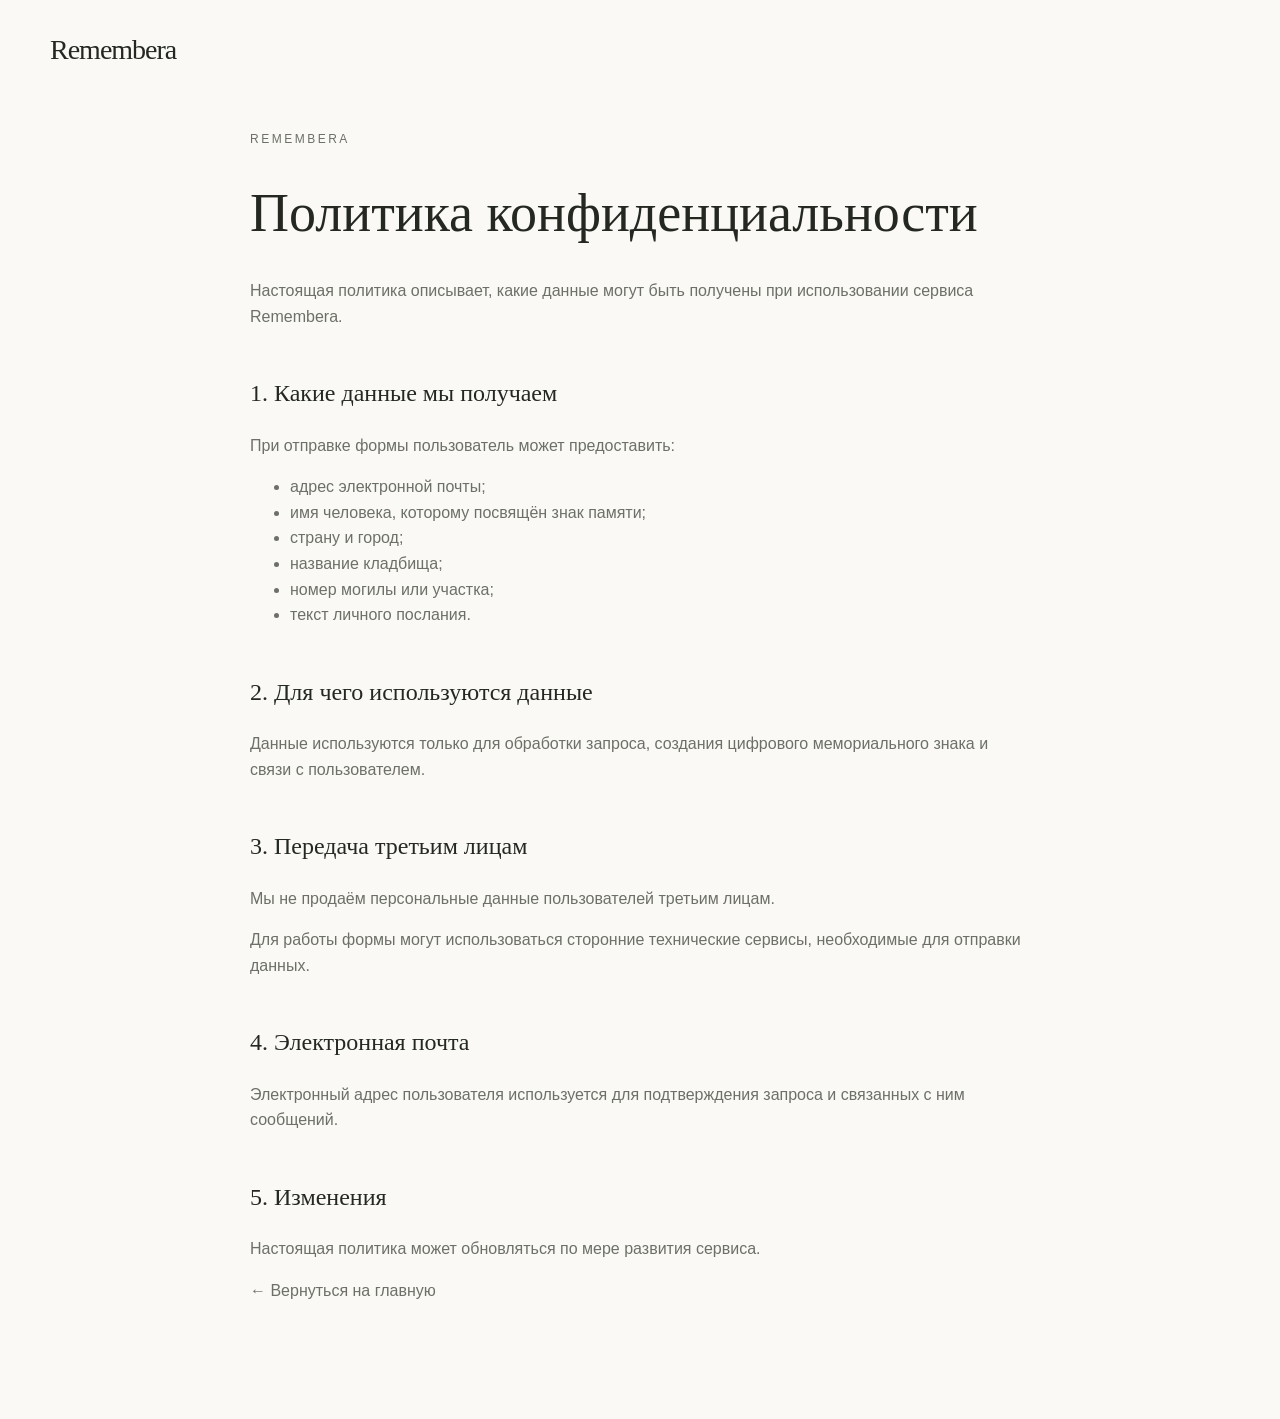
<file: privacy.html>
<!DOCTYPE html>
<html lang="ru">

<head>

  <meta charset="UTF-8">

  <meta
    name="viewport"
    content="width=device-width, initial-scale=1.0"
  >

  <title>
    Политика конфиденциальности — Remembera
  </title>

  <link
    rel="stylesheet"
    href="style.css"
  >

</head>


<body>

<header class="header">

  <div class="container header-inner">

    <a
      href="index.html"
      class="logo"
    >
      Remembera
    </a>

  </div>

</header>


<main class="legal-page">

<div class="container legal-content">

  <p class="eyebrow">
    Remembera
  </p>

  <h1>
    Политика конфиденциальности
  </h1>

  <p>
    Настоящая политика описывает,
    какие данные могут быть получены
    при использовании сервиса Remembera.
  </p>


  <h2>
    1. Какие данные мы получаем
  </h2>

  <p>
    При отправке формы пользователь
    может предоставить:
  </p>

  <ul>
    <li>
      адрес электронной почты;
    </li>

    <li>
      имя человека,
      которому посвящён знак памяти;
    </li>

    <li>
      страну и город;
    </li>

    <li>
      название кладбища;
    </li>

    <li>
      номер могилы или участка;
    </li>

    <li>
      текст личного послания.
    </li>
  </ul>


  <h2>
    2. Для чего используются данные
  </h2>

  <p>
    Данные используются только
    для обработки запроса,
    создания цифрового мемориального знака
    и связи с пользователем.
  </p>


  <h2>
    3. Передача третьим лицам
  </h2>

  <p>
    Мы не продаём персональные данные
    пользователей третьим лицам.
  </p>

  <p>
    Для работы формы могут использоваться
    сторонние технические сервисы,
    необходимые для отправки данных.
  </p>


  <h2>
    4. Электронная почта
  </h2>

  <p>
    Электронный адрес пользователя
    используется для подтверждения запроса
    и связанных с ним сообщений.
  </p>


  <h2>
    5. Изменения
  </h2>

  <p>
    Настоящая политика может обновляться
    по мере развития сервиса.
  </p>


  <p>
    <a href="index.html">
      ← Вернуться на главную
    </a>
  </p>

</div>

</main>


</body>

</html>
</file>
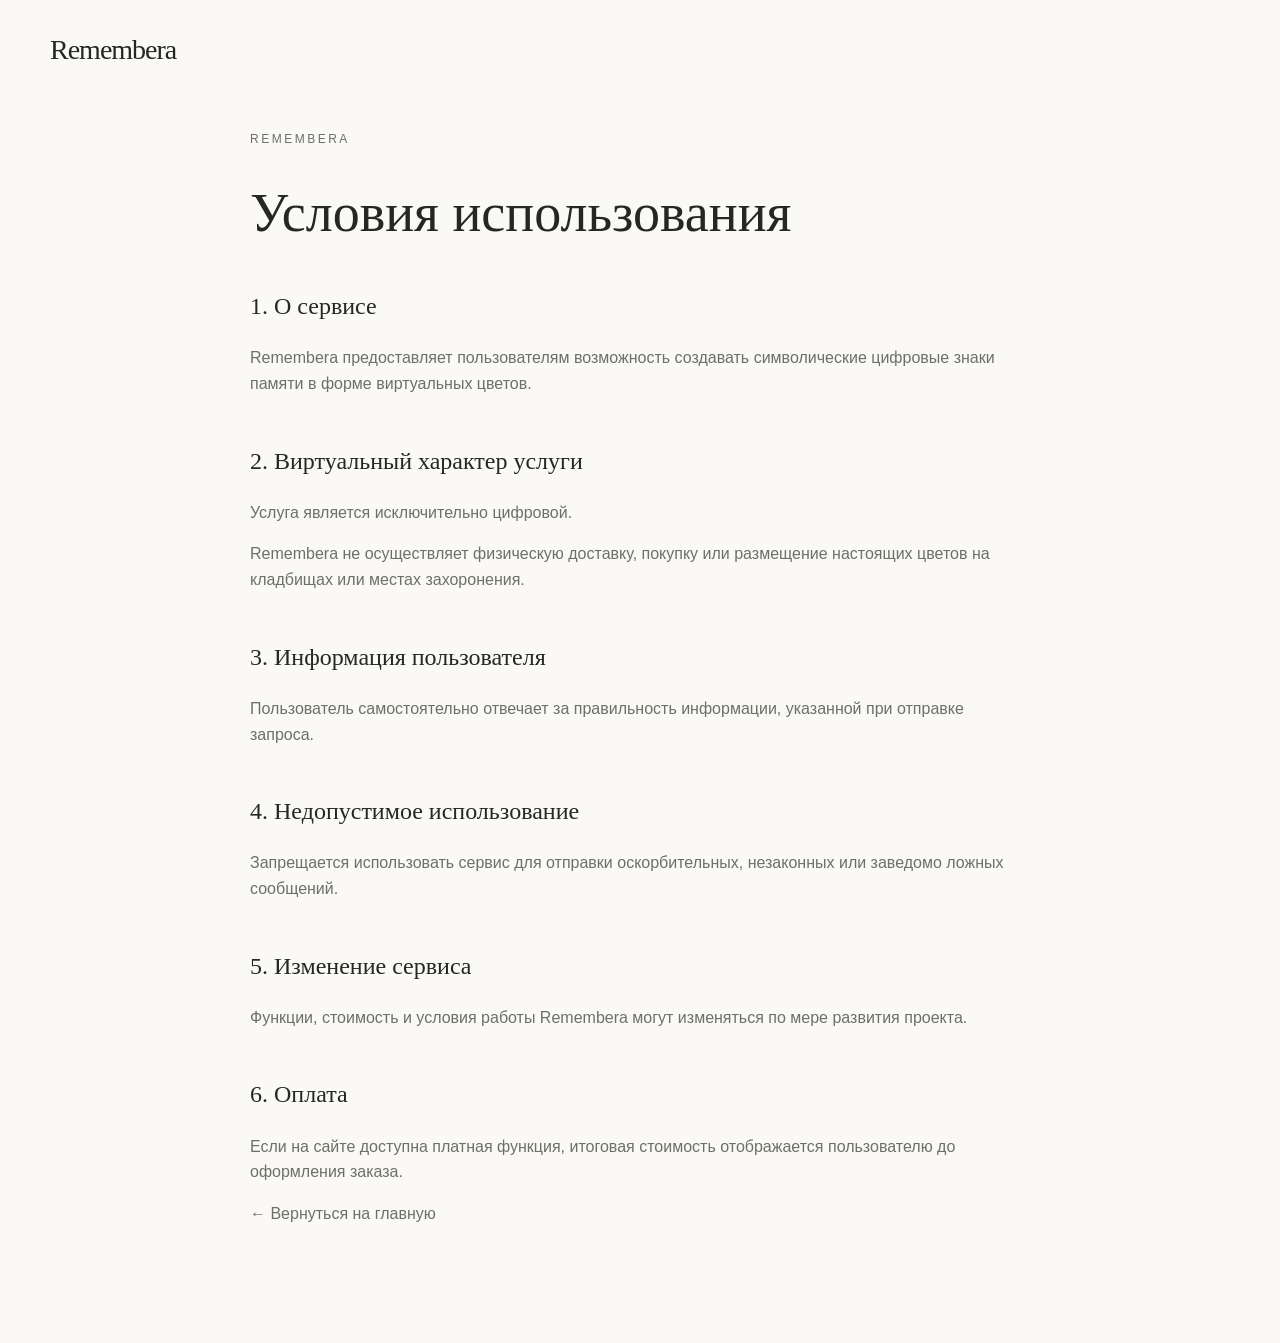
<file: terms.html>
<!DOCTYPE html>
<html lang="ru">

<head>

  <meta charset="UTF-8">

  <meta
    name="viewport"
    content="width=device-width, initial-scale=1.0"
  >

  <title>
    Условия использования — Remembera
  </title>

  <link
    rel="stylesheet"
    href="style.css"
  >

</head>


<body>

<header class="header">

  <div class="container header-inner">

    <a
      href="index.html"
      class="logo"
    >
      Remembera
    </a>

  </div>

</header>


<main class="legal-page">

<div class="container legal-content">

  <p class="eyebrow">
    Remembera
  </p>

  <h1>
    Условия использования
  </h1>


  <h2>
    1. О сервисе
  </h2>

  <p>
    Remembera предоставляет пользователям
    возможность создавать символические
    цифровые знаки памяти в форме
    виртуальных цветов.
  </p>


  <h2>
    2. Виртуальный характер услуги
  </h2>

  <p>
    Услуга является исключительно цифровой.
  </p>

  <p>
    Remembera не осуществляет
    физическую доставку,
    покупку или размещение
    настоящих цветов
    на кладбищах или местах захоронения.
  </p>


  <h2>
    3. Информация пользователя
  </h2>

  <p>
    Пользователь самостоятельно отвечает
    за правильность информации,
    указанной при отправке запроса.
  </p>


  <h2>
    4. Недопустимое использование
  </h2>

  <p>
    Запрещается использовать сервис
    для отправки оскорбительных,
    незаконных или заведомо ложных сообщений.
  </p>


  <h2>
    5. Изменение сервиса
  </h2>

  <p>
    Функции, стоимость и условия работы
    Remembera могут изменяться
    по мере развития проекта.
  </p>


  <h2>
    6. Оплата
  </h2>

  <p>
    Если на сайте доступна платная функция,
    итоговая стоимость отображается
    пользователю до оформления заказа.
  </p>


  <p>
    <a href="index.html">
      ← Вернуться на главную
    </a>
  </p>

</div>

</main>

</body>

</html>
</file>
<file: style.css>
:root {

  --background: #f4f1ea;
  --background-light: #faf9f6;

  --card: #ffffff;

  --text: #242821;
  --text-light: #6c7067;

  --green: #536655;
  --green-dark: #354337;
  --green-soft: #e3e9df;

  --border: #dddcd5;

  --radius-large: 30px;
  --radius-medium: 22px;
  --radius-small: 13px;

  --shadow:
    0 22px 60px
    rgba(39, 45, 37, 0.08);

}



/* RESET */

* {
  box-sizing: border-box;
}


html {
  scroll-behavior: smooth;
}


body {

  margin: 0;

  font-family:
    -apple-system,
    BlinkMacSystemFont,
    "Segoe UI",
    sans-serif;

  background: var(--background-light);

  color: var(--text);

  line-height: 1.6;

}


button,
input,
textarea {
  font: inherit;
}


button {
  border: 0;
}


a {
  color: inherit;
  text-decoration: none;
}


img {
  display: block;
  width: 100%;
}


.container {

  width:
    min(
      1180px,
      calc(100% - 40px)
    );

  margin: 0 auto;

}



/* HEADER */

.header {

  position: absolute;

  top: 0;
  left: 0;

  width: 100%;

  padding: 28px 0;

  z-index: 20;

}


.header-inner {

  display: flex;

  align-items: center;

  justify-content: space-between;

}


.logo {

  font-family: Georgia, serif;

  font-size: 28px;

  font-weight: 500;

  letter-spacing: -1px;

}


.nav {

  display: flex;

  gap: 32px;

  font-size: 14px;

}


.nav a {

  transition: opacity 0.2s ease;

}


.nav a:hover {

  opacity: 0.55;

}



/* HERO */

.hero {

  position: relative;

  min-height: 760px;

  display: flex;

  align-items: center;

  overflow: hidden;

  background:
    linear-gradient(
      135deg,
      #f5f1e9 0%,
      #edf1e8 100%
    );

}


.hero-content {

  position: relative;

  z-index: 3;

  text-align: center;

  padding-top: 80px;

}


.hero-symbol {

  margin-bottom: 22px;

  font-family: Georgia, serif;

  font-size: 45px;

  color: var(--green);

}


.eyebrow {

  margin: 0 0 16px;

  text-transform: uppercase;

  font-size: 12px;

  letter-spacing: 2.5px;

  color: var(--green);

}


.hero h1 {

  max-width: 900px;

  margin:
    0 auto
    24px;

  font-family: Georgia, serif;

  font-size:
    clamp(
      52px,
      8vw,
      92px
    );

  line-height: 0.98;

  letter-spacing: -4px;

  font-weight: 400;

}


.hero-text {

  max-width: 620px;

  margin:
    0 auto
    34px;

  color: var(--text-light);

  font-size: 19px;

}


.hero-note {

  margin-top: 20px;

  color: var(--text-light);

  font-size: 12px;

}


.hero-decoration {

  position: absolute;

  border-radius: 50%;

  filter: blur(3px);

}


.hero-decoration-one {

  width: 450px;
  height: 450px;

  right: -100px;
  top: -160px;

  background:
    rgba(177, 194, 167, 0.25);

}


.hero-decoration-two {

  width: 380px;
  height: 380px;

  left: -100px;
  bottom: -160px;

  background:
    rgba(218, 198, 179, 0.24);

}



/* BUTTONS */

.button {

  display: inline-flex;

  align-items: center;

  justify-content: center;

  min-height: 54px;

  padding: 0 28px;

  border-radius: 100px;

  cursor: pointer;

  font-weight: 500;

  transition:
    transform 0.2s ease,
    opacity 0.2s ease,
    background 0.2s ease;

}


.button:hover {

  transform: translateY(-2px);

}


.button-primary {

  background: var(--green-dark);

  color: white;

}


.button-light {

  background: white;

  color: var(--green-dark);

}



/* SECTIONS */

.section {

  padding: 110px 0;

}


.section-heading {

  max-width: 720px;

  margin:
    0 auto
    60px;

  text-align: center;

}


.section-heading h2 {

  margin: 0 0 18px;

  font-family: Georgia, serif;

  font-size:
    clamp(
      38px,
      5vw,
      58px
    );

  line-height: 1.08;

  letter-spacing: -2px;

  font-weight: 400;

}


.section-heading > p:last-child {

  margin: 0;

  color: var(--text-light);

}



/* FLOWERS */

.flowers-section {

  background: var(--background-light);

}


.flowers-grid {

  display: grid;

  grid-template-columns:
    repeat(3, 1fr);

  gap: 22px;

}


.flower-card {

  position: relative;

  padding: 0;

  overflow: hidden;

  background: white;

  border:
    2px solid
    transparent;

  border-radius:
    var(--radius-large);

  text-align: left;

  cursor: pointer;

  box-shadow:
    0 10px 40px
    rgba(40, 43, 35, 0.045);

  transition:
    transform 0.25s ease,
    border-color 0.25s ease,
    box-shadow 0.25s ease;

}


.flower-card:hover {

  transform: translateY(-5px);

  box-shadow: var(--shadow);

}


.flower-card.selected {

  border-color: var(--green);

}


.flower-photo {

  position: relative;

  height: 260px;

  overflow: hidden;

  background: #ecece6;

}


.flower-photo::after {

  content: "";

  position: absolute;

  inset: 0;

  background:
    linear-gradient(
      to top,
      rgba(20, 25, 20, 0.12),
      transparent 50%
    );

  pointer-events: none;

}


.flower-photo img {

  width: 100%;
  height: 100%;

  object-fit: cover;

  filter:
    saturate(0.82)
    contrast(0.95)
    brightness(1.02);

  transition:
    transform 0.5s ease,
    filter 0.5s ease;

}


.flower-card:hover
.flower-photo img {

  transform: scale(1.035);

  filter:
    saturate(0.92)
    contrast(0.98)
    brightness(1.02);

}


.selected-badge {

  position: absolute;

  z-index: 4;

  top: 16px;
  right: 16px;

  padding:
    7px 12px;

  border-radius: 100px;

  background:
    rgba(53, 67, 55, 0.92);

  color: white;

  font-size: 11px;

  font-weight: 600;

  letter-spacing: 0.3px;

  opacity: 0;

  transform:
    translateY(-5px);

  transition:
    opacity 0.2s ease,
    transform 0.2s ease;

}


.flower-card.selected
.selected-badge {

  opacity: 1;

  transform: translateY(0);

}


.flower-card-content {

  padding:
    24px
    25px
    27px;

}


.flower-card-content h3 {

  margin:
    0 0
    8px;

  font-family: Georgia, serif;

  font-size: 25px;

  font-weight: 400;

}


.flower-card-content p {

  margin: 0;

  color: var(--text-light);

  font-size: 14px;

}



/* HOW */

.how-section {

  background: var(--background);

}


.steps {

  display: grid;

  grid-template-columns:
    repeat(3, 1fr);

  gap: 30px;

}


.step {

  padding: 20px;

}


.step-number {

  width: 56px;
  height: 56px;

  display: flex;

  align-items: center;

  justify-content: center;

  margin-bottom: 28px;

  border:
    1px solid
    rgba(79, 99, 81, 0.35);

  border-radius: 50%;

  color: var(--green);

  font-size: 13px;

}


.step h3 {

  margin:
    0 0
    12px;

  font-family: Georgia, serif;

  font-size: 28px;

  font-weight: 400;

}


.step p {

  margin: 0;

  color: var(--text-light);

}



/* ORDER */

.order-section {

  background: var(--background-light);

}


.order-wrapper {

  display: grid;

  grid-template-columns:
    0.88fr
    1.12fr;

  align-items: start;

  gap: 80px;

}


.order-info {

  position: sticky;

  top: 50px;

}


.order-info h2 {

  margin:
    0 0
    22px;

  font-family: Georgia, serif;

  font-size:
    clamp(
      42px,
      5vw,
      64px
    );

  line-height: 1.05;

  letter-spacing: -2px;

  font-weight: 400;

}


.order-description {

  color: var(--text-light);

}


.order-description strong {

  color: var(--text);

  font-weight: 600;

}


.selected-summary {

  display: flex;

  flex-direction: column;

  margin-top: 38px;

  padding: 24px;

  border:
    1px solid
    var(--border);

  border-radius: 20px;

  background: white;

}


.summary-label {

  color: var(--text-light);

  font-size: 11px;

  text-transform: uppercase;

  letter-spacing: 1.4px;

}


.selected-summary strong {

  margin:
    8px 0
    5px;

  font-family: Georgia, serif;

  font-size: 24px;

  font-weight: 400;

}


.free-label {

  align-self: flex-start;

  padding:
    4px 9px;

  border-radius: 100px;

  background: var(--green-soft);

  color: var(--green-dark);

  font-size: 11px;

  font-weight: 600;

}


.order-disclaimer {

  margin-top: 20px;

  padding: 22px;

  border-radius: 18px;

  background: var(--green-soft);

}


.order-disclaimer strong {

  display: block;

  margin-bottom: 5px;

}


.order-disclaimer p {

  margin: 0;

  color: #596355;

  font-size: 13px;

}



/* FORM */

.form-card {

  padding: 45px;

  border-radius:
    var(--radius-large);

  background: white;

  box-shadow: var(--shadow);

}


.form-section-heading {

  display: flex;

  align-items: flex-start;

  gap: 15px;

  margin-bottom: 27px;

}


.form-section-number {

  flex-shrink: 0;

  width: 34px;
  height: 34px;

  display: flex;

  align-items: center;

  justify-content: center;

  border-radius: 50%;

  background: var(--green-soft);

  color: var(--green-dark);

  font-size: 12px;

  font-weight: 700;

}


.form-section-heading h3 {

  margin: 0 0 3px;

  font-family: Georgia, serif;

  font-size: 23px;

  font-weight: 400;

}


.form-section-heading p {

  margin: 0;

  color: var(--text-light);

  font-size: 12px;

  line-height: 1.45;

}


.form-divider {

  height: 1px;

  margin:
    35px 0;

  background: #ecebe6;

}


.form-group {

  margin-bottom: 22px;

}


.form-row {

  display: grid;

  grid-template-columns:
    1fr 1fr;

  gap: 18px;

}


.form-group label {

  display: block;

  margin-bottom: 8px;

  font-size: 13px;

  font-weight: 600;

}


.form-group input,
.form-group textarea {

  width: 100%;

  padding:
    15px
    16px;

  outline: 0;

  border:
    1px solid
    var(--border);

  border-radius:
    var(--radius-small);

  background: #fbfbf8;

  color: var(--text);

  transition:
    border-color 0.2s ease,
    box-shadow 0.2s ease,
    background 0.2s ease;

}


.form-group input::placeholder,
.form-group textarea::placeholder {

  color: #aaa9a3;

}


.form-group textarea {

  min-height: 120px;

  resize: vertical;

}


.form-group input:focus,
.form-group textarea:focus {

  border-color: var(--green);

  background: white;

  box-shadow:
    0 0 0 3px
    rgba(79, 99, 81, 0.09);

}


.field-hint {

  display: block;

  margin-top: 6px;

  color: #95958e;

  font-size: 11px;

}


.checkbox {

  display: flex;

  align-items: flex-start;

  gap: 11px;

  margin:
    8px 0
    26px;

  color: var(--text-light);

  cursor: pointer;

  font-size: 12px;

  line-height: 1.5;

}


.checkbox input {

  flex-shrink: 0;

  margin-top: 3px;

  width: 17px;
  height: 17px;

}


.button-submit {

  width: 100%;

  background: var(--green-dark);

  color: white;

}


.button-submit:disabled {

  cursor: not-allowed;

  opacity: 0.55;

}


.free-service {

  display: flex;

  align-items: center;

  justify-content: center;

  gap: 7px;

  margin-top: 14px;

  color: var(--green);

  font-size: 11px;

  font-weight: 500;

}


.free-dot {

  width: 6px;
  height: 6px;

  border-radius: 50%;

  background: var(--green);

}


.form-security {

  margin:
    7px 0
    0;

  text-align: center;

  color: #9b9b95;

  font-size: 10px;

}



/* SUCCESS */

.success-message {

  display: none;

  padding:
    60px
    15px;

  text-align: center;

}


.success-message.visible {

  display: block;

}


.success-symbol {

  margin-bottom: 20px;

  font-family: Georgia, serif;

  font-size: 52px;

  color: var(--green);

}


.success-message h3 {

  margin:
    0 0
    15px;

  font-family: Georgia, serif;

  font-size: 38px;

  font-weight: 400;

}


.success-message > p:not(.eyebrow) {

  max-width: 430px;

  margin:
    0 auto
    30px;

  color: var(--text-light);

}



/* FINAL */

.final-section {

  padding:
    120px 0;

  background: var(--green-dark);

  color: white;

}


.final-content {

  max-width: 760px;

  text-align: center;

}


.final-symbol {

  margin-bottom: 18px;

  font-family: Georgia, serif;

  font-size: 34px;

  opacity: 0.65;

}


.final-content h2 {

  margin:
    0 0
    20px;

  font-family: Georgia, serif;

  font-size:
    clamp(
      44px,
      6vw,
      70px
    );

  line-height: 1.05;

  font-weight: 400;

}


.final-content p {

  margin:
    0 0
    30px;

  color:
    rgba(255,255,255,0.7);

}



/* FOOTER */

.footer {

  padding:
    70px 0
    25px;

  background: #252a24;

  color:
    rgba(255,255,255,0.8);

}


.footer-inner {

  display: flex;

  justify-content: space-between;

  gap: 40px;

}


.footer-logo {

  color: white;

}


.footer-inner p {

  margin:
    10px 0
    0;

  color:
    rgba(255,255,255,0.5);

  font-size: 13px;

}


.footer-links {

  display: flex;

  flex-direction: column;

  align-items: flex-end;

  gap: 8px;

  font-size: 13px;

}


.footer-links a:hover {

  color: white;

}


.copyright {

  margin-top: 55px;

  padding-top: 20px;

  border-top:
    1px solid
    rgba(255,255,255,0.1);

  color:
    rgba(255,255,255,0.4);

  font-size: 11px;

}



/* LEGAL */

.legal-page {

  min-height: 100vh;

  padding:
    130px 0
    100px;

}


.legal-content {

  max-width: 780px;

}


.legal-content h1 {

  font-family: Georgia, serif;

  font-size: 54px;

  line-height: 1.05;

  font-weight: 400;

}


.legal-content h2 {

  margin-top: 45px;

  font-family: Georgia, serif;

  font-weight: 400;

}


.legal-content p,
.legal-content li {

  color: var(--text-light);

}



/* TABLET */

@media (max-width: 900px) {

  .flowers-grid {

    grid-template-columns:
      repeat(2, 1fr);

  }


  .steps {

    grid-template-columns: 1fr;

  }


  .order-wrapper {

    grid-template-columns: 1fr;

    gap: 50px;

  }


  .order-info {

    position: static;

  }

}



/* MOBILE */

@media (max-width: 650px) {

  .container {

    width:
      min(
        calc(100% - 28px),
        1180px
      );

  }


  .header {

    padding: 20px 0;

  }


  .nav {

    display: none;

  }


  .hero {

    min-height: 690px;

  }


  .hero h1 {

    letter-spacing: -2px;

  }


  .hero-text {

    font-size: 17px;

  }


  .section {

    padding: 78px 0;

  }


  .section-heading {

    margin-bottom: 42px;

  }


  .flowers-grid {

    grid-template-columns: 1fr;

    gap: 18px;

  }


  .flower-photo {

    height: 245px;

  }


  .flower-card-content {

    padding:
      20px
      21px
      23px;

  }


  .order-wrapper {

    gap: 38px;

  }


  .form-card {

    padding:
      27px
      20px;

    border-radius: 24px;

  }


  .form-row {

    grid-template-columns: 1fr;

    gap: 0;

  }


  .form-section-heading {

    margin-bottom: 23px;

  }


  .form-group input,
  .form-group textarea {

    font-size: 16px;

  }


  .footer-inner {

    flex-direction: column;

  }


  .footer-links {

    align-items: flex-start;

  }


  .final-section {

    padding:
      90px 0;

  }

}
</file>
